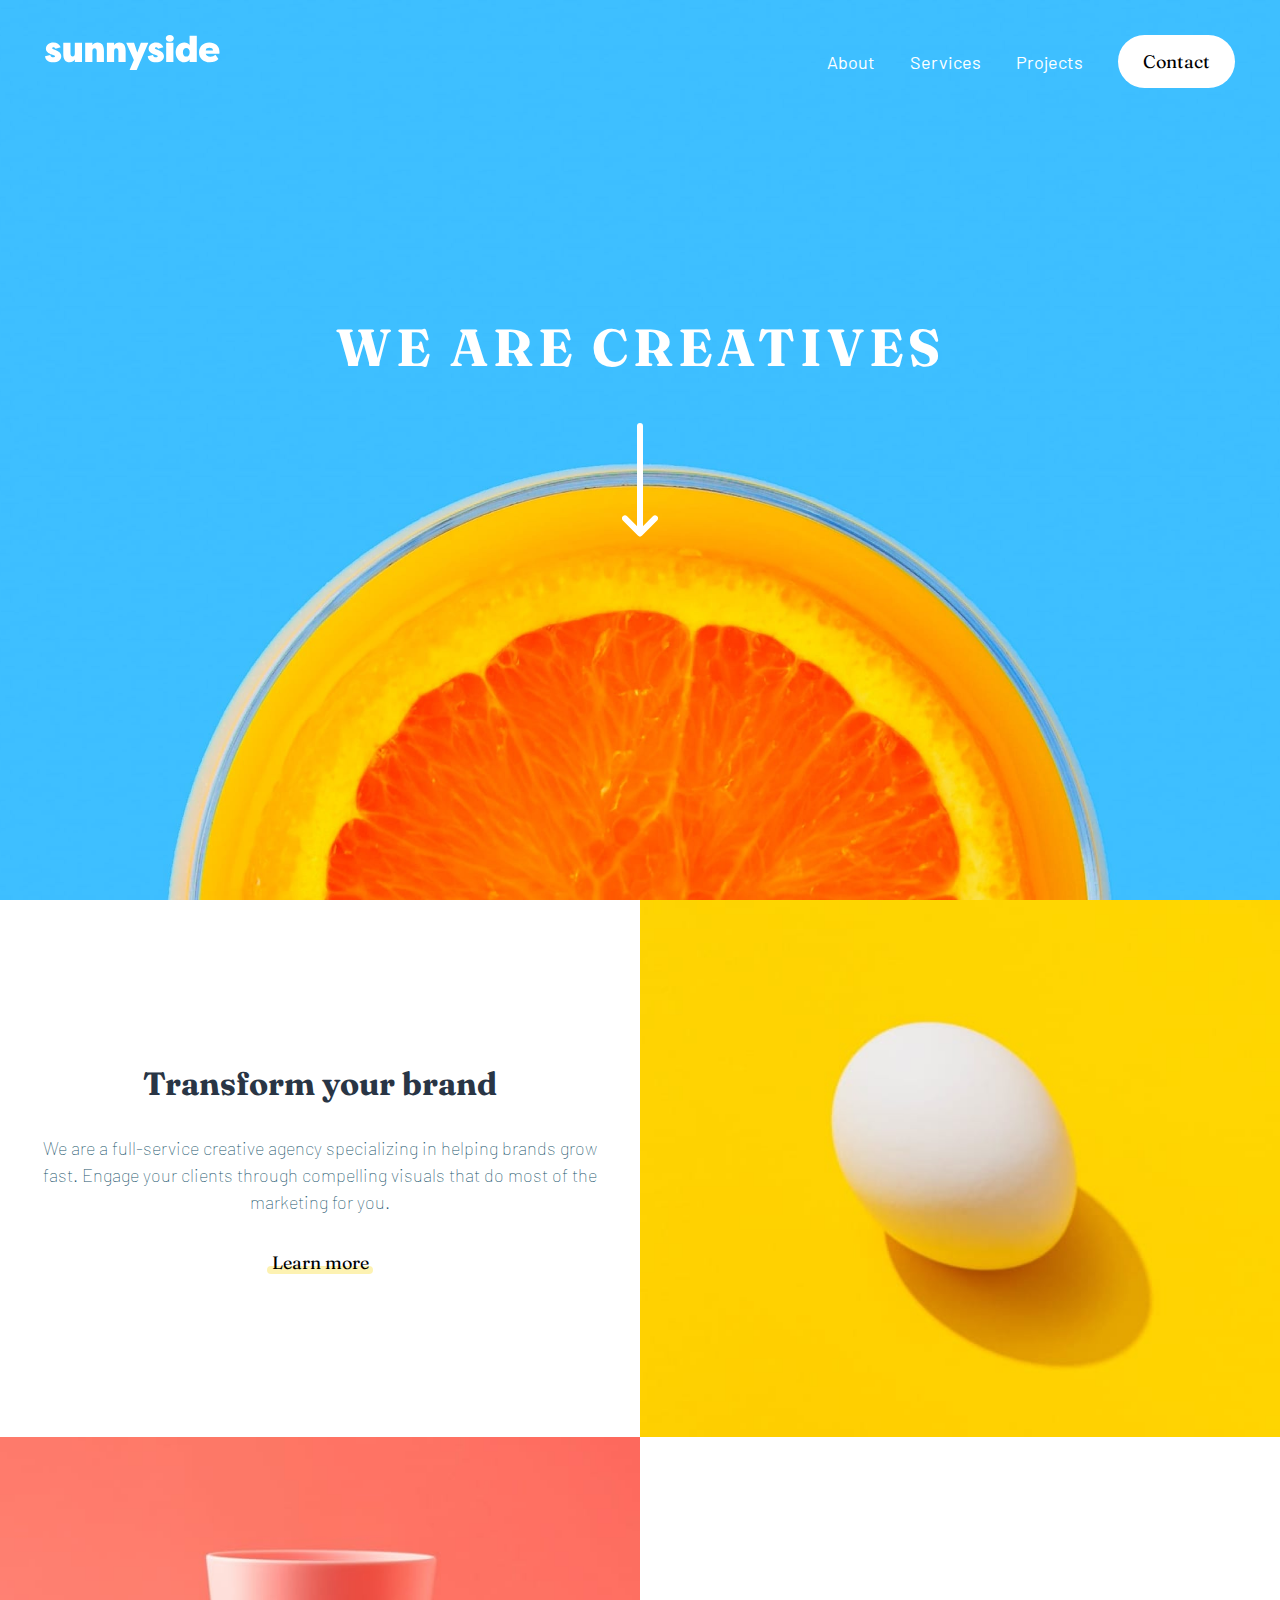
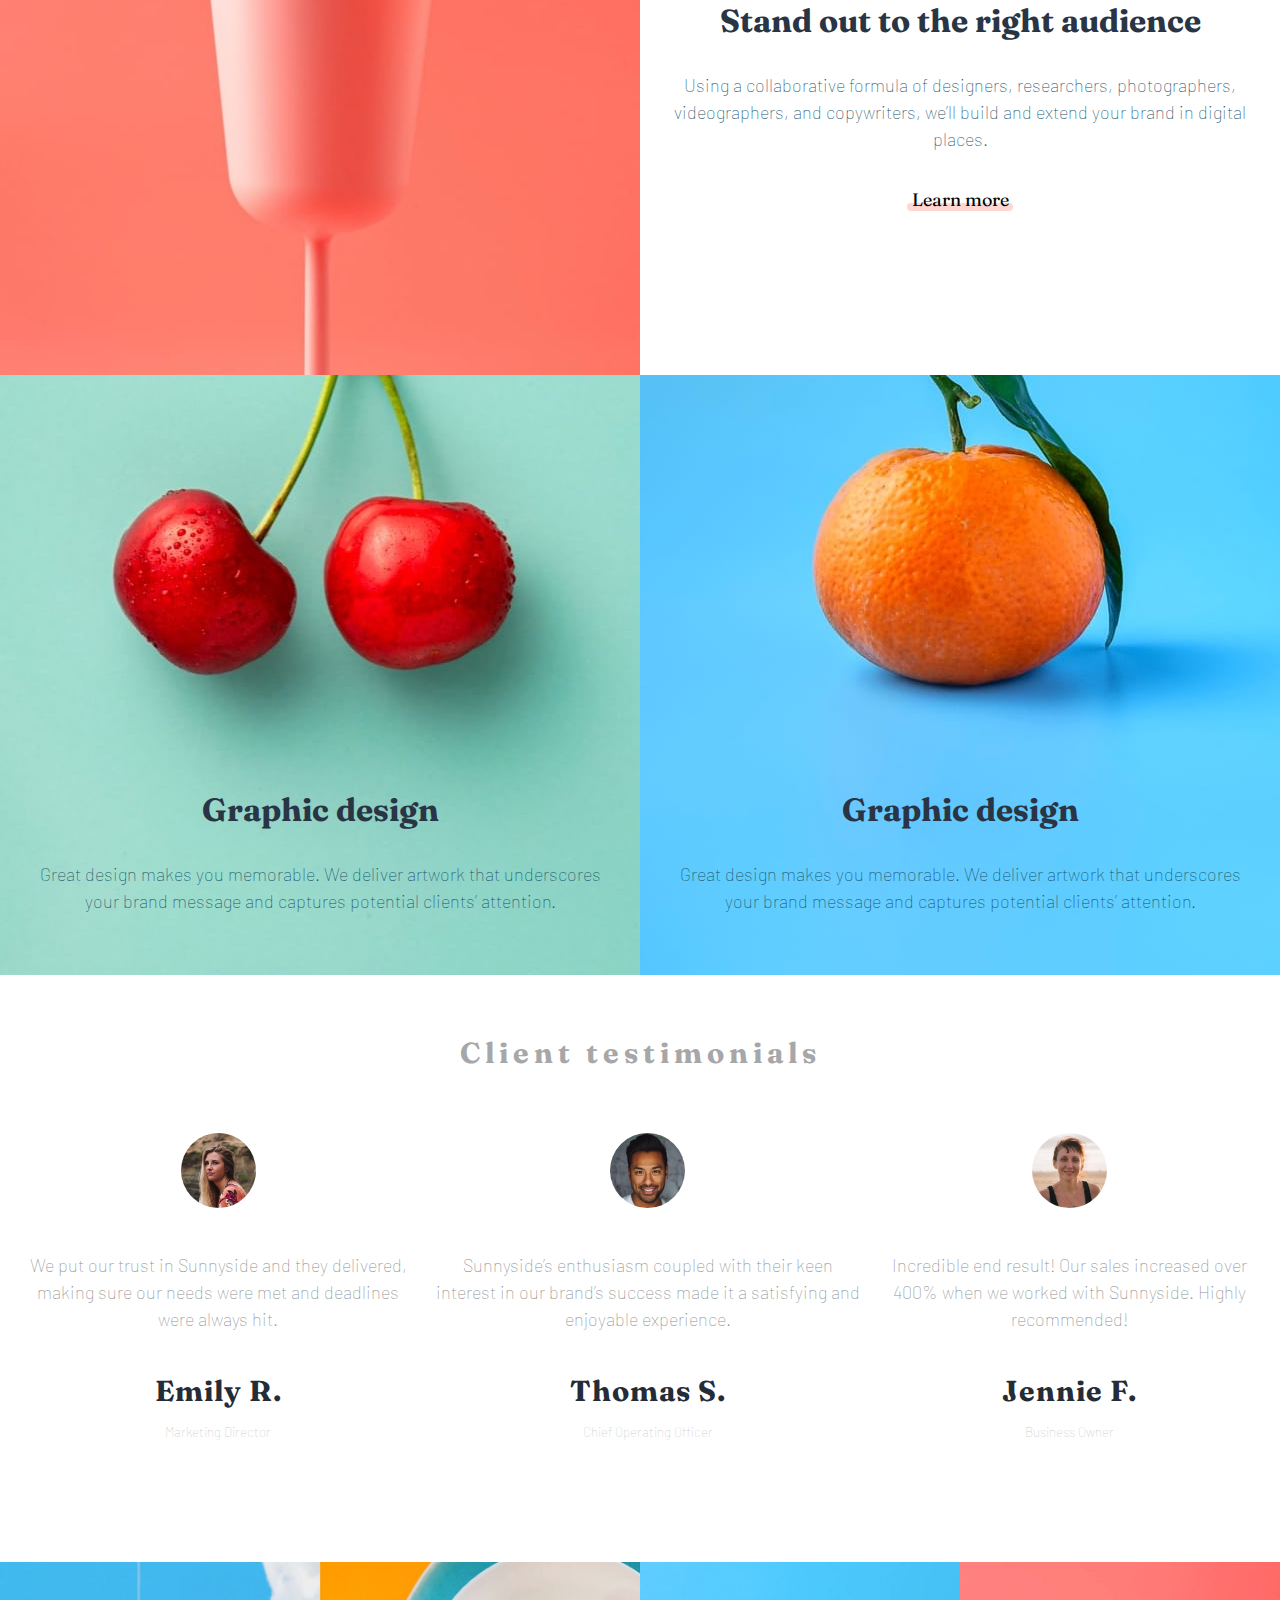
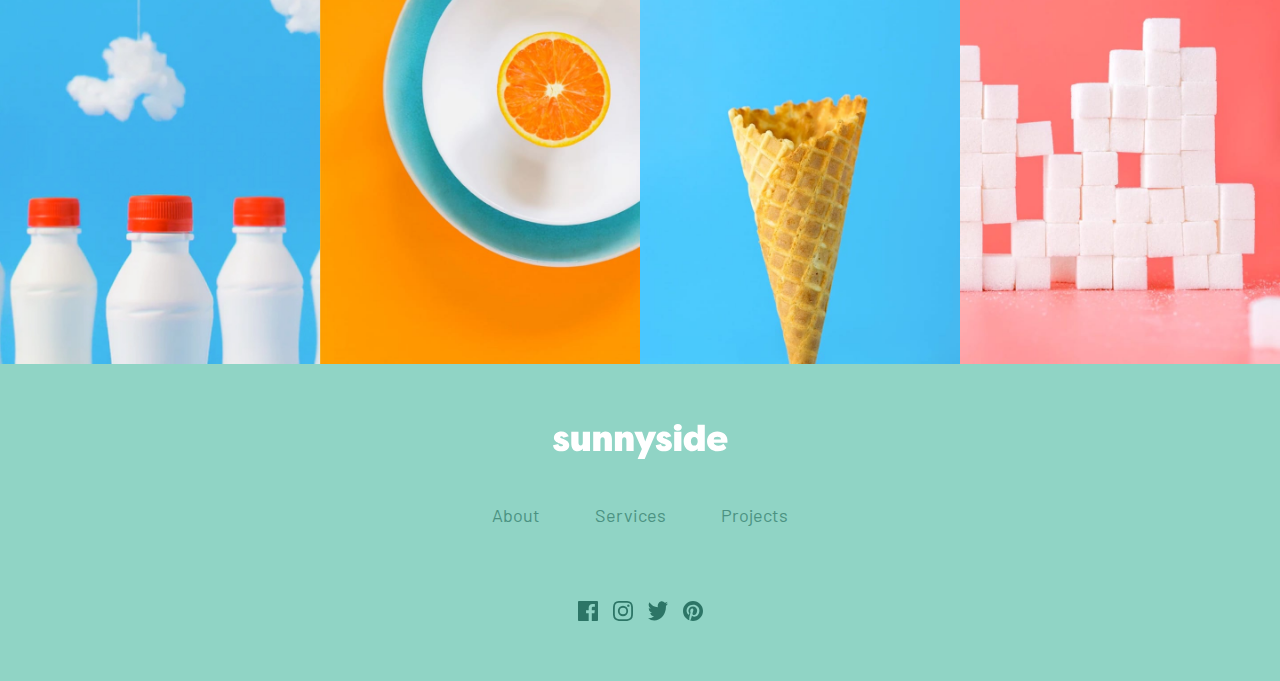
<file: index.html>
<!DOCTYPE html>
<html lang="en">
<head>
  <meta charset="UTF-8">
  <meta name="viewport" content="width=device-width, initial-scale=1.0"> <!-- displays site properly based on user's device -->

  <link rel="icon" type="image/png" sizes="32x32" href="./images/favicon-32x32.png">
  
  <title>Frontend Mentor | Sunnyside agency landing page</title>

  <link rel="stylesheet" href="app/css/style.css">
</head>

<body>
  <div class="wrapper">

<!-- HEADER -->
    <header>
      
      <nav>
        <img src="images/logo.svg" alt="SunnySide-Logo" id="logoHeader" class="logo">
  
        <div class="hamburger">
          <span></span>
          <span></span>
          <span></span>
        </div>

        <div class="navDesktop">
          <ul>
            <li><a href="#">About</a></li>
            <li><a href="#">Services</a></li>
            <li><a href="#">Projects</a></li>
          </ul>
          <a href="#" class="button">Contact</a>
        </div>

        <div class="navMobile hide-navM vyber">
          <ul class="vyber">
            <li><a href="#">About</a></li>
            <li><a href="#">Services</a></li>
            <li><a href="#">Projects</a></li>
          </ul>
          <a href="#" class="button vyber">Contact</a>
        </div>

      </nav>
  
      <div class="headerText">
        
        <h1> We are creatives</h1>
    
        <picture>
          <img src="images/icon-arrow-down.svg" alt="arrow">
        </picture>
  
      </div>
    </header>

<!-- MAIN -->  
    <main>

    <!-- SECTION 1 pic + text-->
      <section class="section">
  
        <div class="sectionPic">
          <picture>
            <source media="(min-width: 700px)" srcset="images/desktop/image-transform.jpg">
            <img src="images/mobile/image-transform.jpg" alt="egg">
          </picture>
        </div>
  
        <div class="sectionText sec1">
          <h2>Transform your brand</h2>
          <p>
            We are a full-service creative agency specializing in helping brands grow fast. 
            Engage your clients through compelling visuals that do most of the marketing for you.
          </p>
          <a href="#" class="bttn bttnSec1">Learn more</a>
        </div>
  
      </section>

      <section class="section">
  
        <div class="sectionPic">
          <picture>
            <source media="(min-width: 700px)" srcset="images/desktop/image-stand-out.jpg">
            <img src="images/mobile/image-stand-out.jpg" alt="glass">
          </picture>
        </div>
  
        <div class="sectionText">
          <h2>Stand out to the right audience</h2>
          <p>
            Using a collaborative formula of designers, researchers, photographers, videographers, and copywriters, we’ll build and extend your brand in digital places. 
          </p>
          <a href="#" class="bttn bttnSec2">Learn more</a>
        </div>
  
      </section>

    <!-- SECTION 2 bckgrnd + text -->
      <section class="picWTsection">
        
        <div class="picWT bckgrnd1">
  
          <div class="textContent">
            
            <h2>Graphic design</h2>
            <p>
              Great design makes you memorable. We deliver artwork that underscores your brand message and captures potential clients’ attention.
            </p>
            
          </div>
        </div>
  
        <div class="picWT bckgrnd2">
      
          <div class="textContent">
            
            <h2>Graphic design</h2>
            <p>
              Great design makes you memorable. We deliver artwork that underscores your brand message and captures potential clients’ attention.
            </p>
  
          </div>
        </div>

      </section>

    <!-- SECTION 3 clients -->  
    <section class="clients">
    
      <h3>Client testimonials</h3>
      
      <div class="flex">
        <!-- CLIENT -->
          <div class="client">
            <img src="images/image-emily.jpg" alt="">
            <p>
                We put our trust in Sunnyside and they delivered, making sure our needs were met and deadlines were always hit.
            </p>
            <h3>Emily R.</h3>
            <p class="post">
              Marketing Director
            </p>
          </div>

          <div class="client">
            <img src="images/image-thomas.jpg" alt="">
            <p>
              Sunnyside’s enthusiasm coupled with their keen interest in our brand’s success made it a satisfying and enjoyable experience.
      
            </p>
            <h3>Thomas S.</h3>
            <p class="post">
                Chief Operating Officer
            </p>
          </div>

          <div class="client">
            <img src="images/image-jennie.jpg" alt="">
            <p>
              Incredible end result! Our sales increased over 400% when we worked with Sunnyside. Highly recommended!
            </p>
            <h3>Jennie F.</h3>
            <p class="post">
              Business Owner
            </p>
          </div>
        </div>
    </section>
    
      

    <!-- SECTION w pics -->
    <section class="picSection">

        <picture>
          <source media="(min-width: 700px)" srcset="images/desktop/image-gallery-milkbottles.jpg">
          <img src="images/mobile/image-gallery-milkbottles.jpg" alt="milk bottles">
        </picture>

        <picture>
          <source media="(min-width: 700px)" srcset="images/desktop/image-gallery-orange.jpg">
          <img src="images/mobile/image-gallery-orange.jpg" alt="orange">
        </picture>

        <picture>
          <source media="(min-width: 700px)" srcset="images/desktop/image-gallery-cone.jpg">
          <img src="images/mobile/image-gallery-cone.jpg" alt="cone">
        </picture>

        <picture>
          <source media="(min-width: 700px)" srcset="images/desktop/image-gallery-sugarcubes.jpg">
          <img src="images/mobile/image-gallery-sugar-cubes.jpg" alt="sugar cubes">
        </picture>

    </section>
  
    </main>

<!-- FOOTER -->    
    <footer>

      <img src="images/logo.svg" alt="SunnySide-Logo" class="logo">
      <ul class="navFooter">
        <li>About</li>
        <li>Services</li>
        <li>Projects</li>
      </ul>
      <div class="icons">
        <img src="images/icon-facebook.svg" alt="fb">
        <img src="images/icon-instagram.svg" alt="ig">
        <img src="images/icon-twitter.svg" alt="twitter">
        <img src="images/icon-pinterest.svg" alt="pinterest">
      </div>

    </footer>
  
  <script src="app/js/script.js"></script>


  </div>
</body>
</html>
</file>
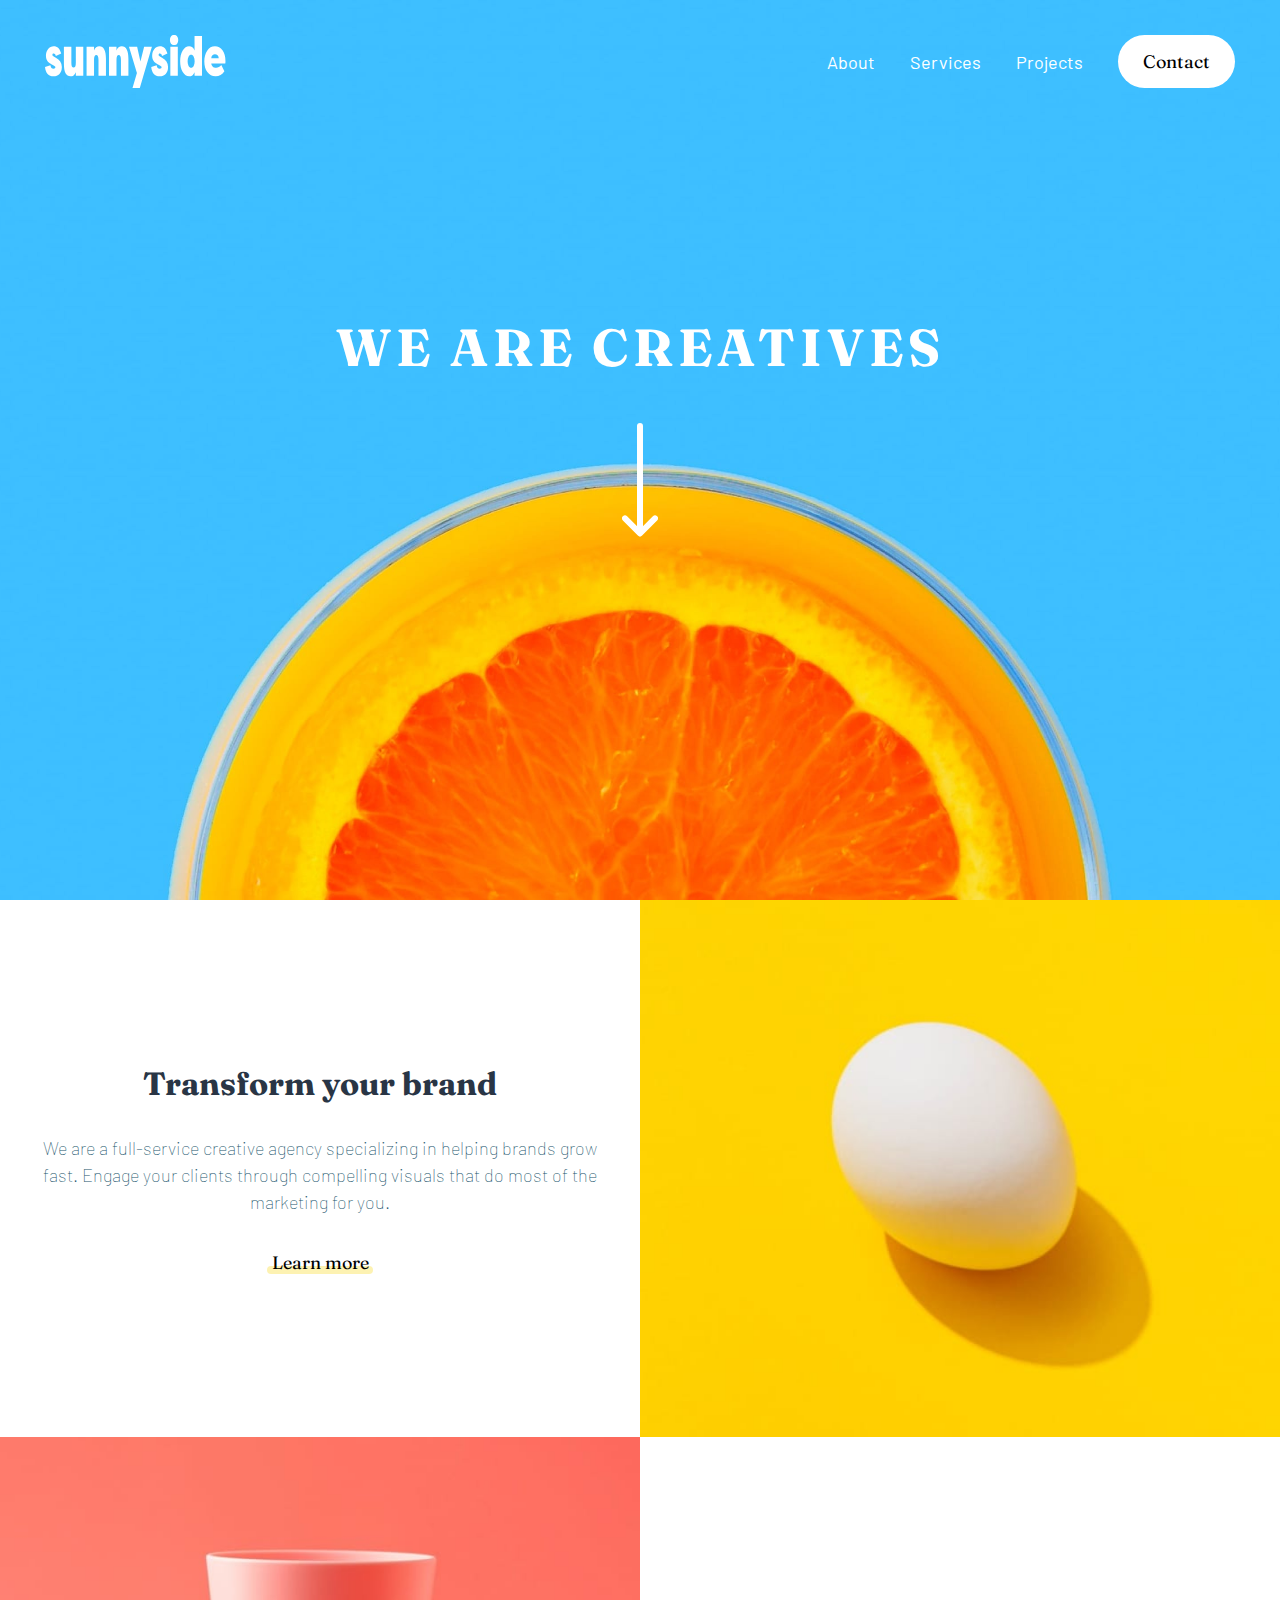
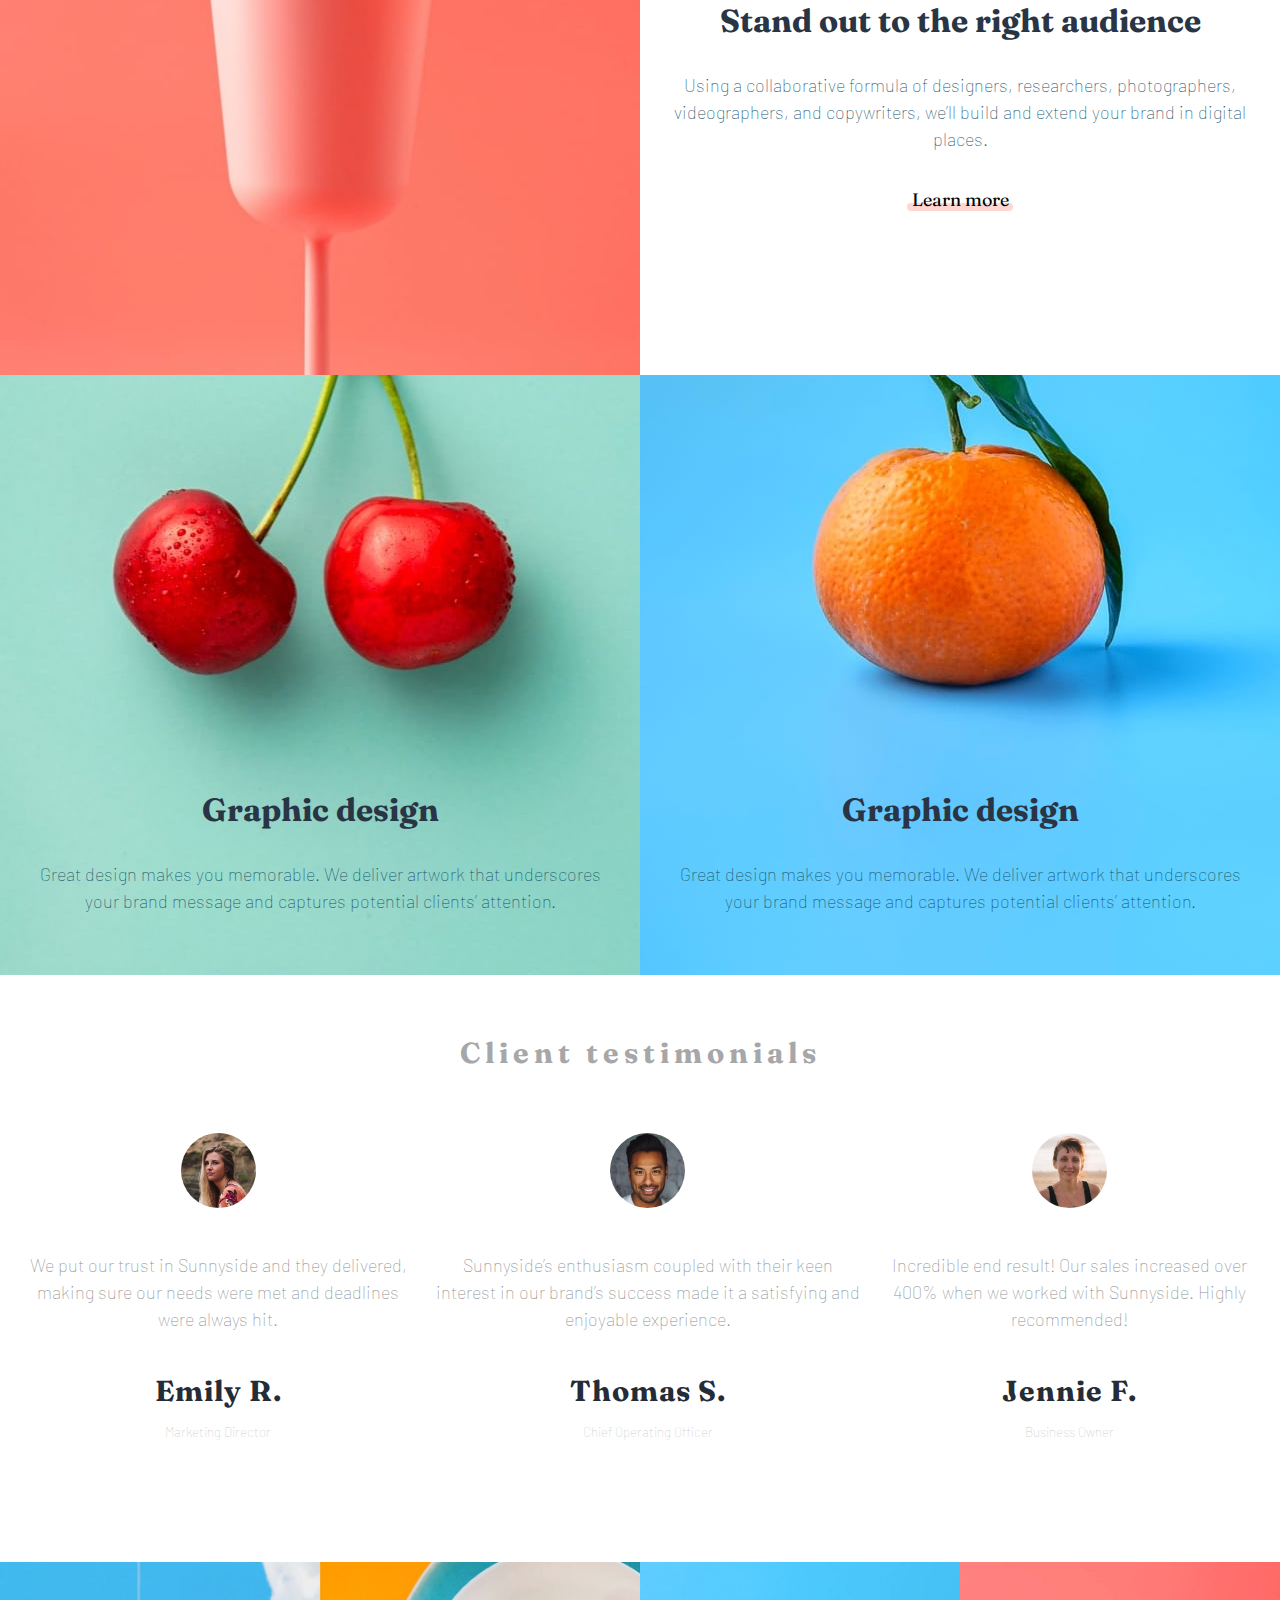
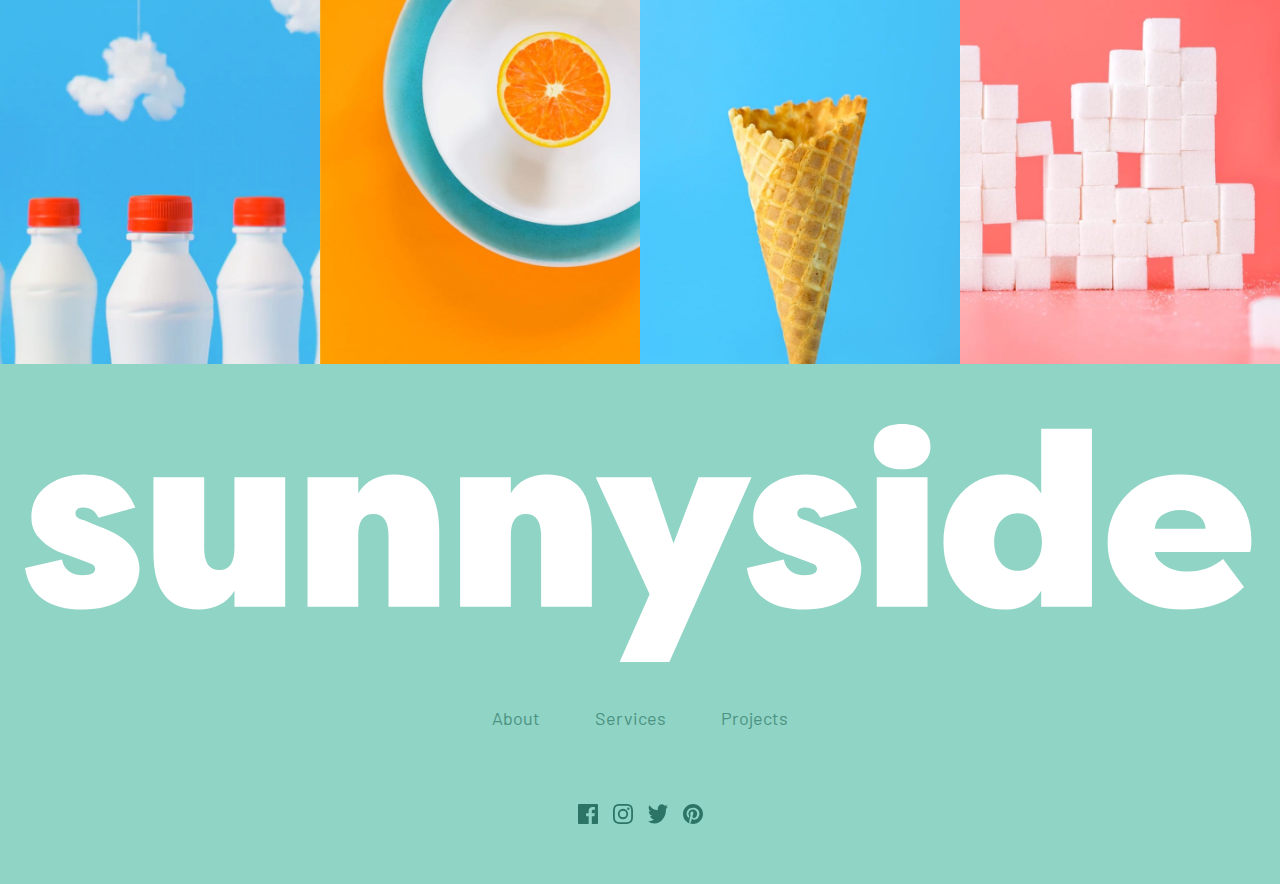
<file: SunnySide/index.html>
<!DOCTYPE html>
<html lang="en">
<head>
  <meta charset="UTF-8">
  <meta name="viewport" content="width=device-width, initial-scale=1.0"> <!-- displays site properly based on user's device -->

  <link rel="icon" type="image/png" sizes="32x32" href="./images/favicon-32x32.png">
  
  <title>Frontend Mentor | Sunnyside agency landing page</title>

  <link rel="stylesheet" href="app/css/style.css">
</head>

<body>
  <div class="wrapper">

<!-- HEADER -->
    <header>
      
      <nav>
        <img src="images/logo.svg" alt="SunnySide-Logo" class="logo">
  
        <div class="hamburger">
          <span></span>
          <span></span>
          <span></span>
        </div>

        <div class="navDesktop">
          <ul>
            <li><a href="#">About</a></li>
            <li><a href="#">Services</a></li>
            <li><a href="#">Projects</a></li>
          </ul>
          <a href="#" class="button">Contact</a>
        </div>

        <div class="navMobile hide-navM vyber">
          <ul class="vyber">
            <li><a href="#">About</a></li>
            <li><a href="#">Services</a></li>
            <li><a href="#">Projects</a></li>
          </ul>
          <a href="#" class="button vyber">Contact</a>
        </div>

      </nav>
  
      <div class="headerText">
        
        <h1> We are creatives</h1>
    
        <picture>
          <img src="images/icon-arrow-down.svg" alt="arrow">
        </picture>
  
      </div>
    </header>

<!-- MAIN -->  
    <main>

    <!-- SECTION 1 pic + text-->
      <section class="section">
  
        <div class="sectionPic">
          <picture>
            <source media="(min-width: 700px)" srcset="images/desktop/image-transform.jpg">
            <img src="images/mobile/image-transform.jpg" alt="egg">
          </picture>
        </div>
  
        <div class="sectionText sec1">
          <h2>Transform your brand</h2>
          <p>
            We are a full-service creative agency specializing in helping brands grow fast. 
            Engage your clients through compelling visuals that do most of the marketing for you.
          </p>
          <a href="#" class="bttn bttnSec1">Learn more</a>
        </div>
  
      </section>

      <section class="section">
  
        <div class="sectionPic">
          <picture>
            <source media="(min-width: 700px)" srcset="images/desktop/image-stand-out.jpg">
            <img src="images/mobile/image-stand-out.jpg" alt="glass">
          </picture>
        </div>
  
        <div class="sectionText">
          <h2>Stand out to the right audience</h2>
          <p>
            Using a collaborative formula of designers, researchers, photographers, videographers, and copywriters, we’ll build and extend your brand in digital places. 
          </p>
          <a href="#" class="bttn bttnSec2">Learn more</a>
        </div>
  
      </section>

    <!-- SECTION 2 bckgrnd + text -->
      <section class="picWTsection">
        
        <div class="picWT bckgrnd1">
  
          <div class="textContent">
            
            <h2>Graphic design</h2>
            <p>
              Great design makes you memorable. We deliver artwork that underscores your brand message and captures potential clients’ attention.
            </p>
            
          </div>
        </div>
  
        <div class="picWT bckgrnd2">
      
          <div class="textContent">
            
            <h2>Graphic design</h2>
            <p>
              Great design makes you memorable. We deliver artwork that underscores your brand message and captures potential clients’ attention.
            </p>
  
          </div>
        </div>

      </section>

    <!-- SECTION 3 clients -->  
    <section class="clients">
    
      <h3>Client testimonials</h3>
      
      <div class="flex">
        <!-- CLIENT -->
          <div class="client">
            <img src="images/image-emily.jpg" alt="">
            <p>
                We put our trust in Sunnyside and they delivered, making sure our needs were met and deadlines were always hit.
            </p>
            <h3>Emily R.</h3>
            <p class="post">
              Marketing Director
            </p>
          </div>

          <div class="client">
            <img src="images/image-thomas.jpg" alt="">
            <p>
              Sunnyside’s enthusiasm coupled with their keen interest in our brand’s success made it a satisfying and enjoyable experience.
      
            </p>
            <h3>Thomas S.</h3>
            <p class="post">
                Chief Operating Officer
            </p>
          </div>

          <div class="client">
            <img src="images/image-jennie.jpg" alt="">
            <p>
              Incredible end result! Our sales increased over 400% when we worked with Sunnyside. Highly recommended!
            </p>
            <h3>Jennie F.</h3>
            <p class="post">
              Business Owner
            </p>
          </div>
        </div>
    </section>
    
      

    <!-- SECTION w pics -->
    <section class="picSection">

        <picture>
          <source media="(min-width: 700px)" srcset="images/desktop/image-gallery-milkbottles.jpg">
          <img src="images/mobile/image-gallery-milkbottles.jpg" alt="milk bottles">
        </picture>

        <picture>
          <source media="(min-width: 700px)" srcset="images/desktop/image-gallery-orange.jpg">
          <img src="images/mobile/image-gallery-orange.jpg" alt="orange">
        </picture>

        <picture>
          <source media="(min-width: 700px)" srcset="images/desktop/image-gallery-cone.jpg">
          <img src="images/mobile/image-gallery-cone.jpg" alt="cone">
        </picture>

        <picture>
          <source media="(min-width: 700px)" srcset="images/desktop/image-gallery-sugarcubes.jpg">
          <img src="images/mobile/image-gallery-sugar-cubes.jpg" alt="sugar cubes">
        </picture>

    </section>
  
    </main>

<!-- FOOTER -->    
    <footer>

      <img src="images/logo.svg" alt="SunnySide-Logo" class="logo">
      <ul class="navFooter">
        <li>About</li>
        <li>Services</li>
        <li>Projects</li>
      </ul>
      <div class="icons">
        <img src="images/icon-facebook.svg" alt="fb">
        <img src="images/icon-instagram.svg" alt="ig">
        <img src="images/icon-twitter.svg" alt="twitter">
        <img src="images/icon-pinterest.svg" alt="pinterest">
      </div>

    </footer>
  
  <script src="app/js/script.js"></script>


  </div>
</body>
</html>
</file>
<file: app/css/style.css>
@import url("https://fonts.googleapis.com/css2?family=Barlow:wght@600&family=Fraunces:opsz,wght@9..144,700;9..144,900&display=swap");
*, *::after {
  margin: 0;
  padding: 0;
  box-sizing: inherit;
}

body {
  font-family: "Barlow", sans-serif;
  box-sizing: border-box;
  font-size: 18px;
  min-width: 375px;
  color: rgb(41, 53, 69);
}

.wrapper {
  color: hsl(212deg, 27%, 19%);
}

h1, h2, h3, button, .bttn, .button {
  font-family: "Fraunces", serif;
}

header .button {
  padding: 15px 25px;
  color: black;
  border-radius: 55px;
  transition: 0.3s ease-in-out;
}

h1 {
  font-size: 2.5rem;
  color: rgb(255, 255, 255);
}

h2 {
  font-size: 1.7rem;
  color: rgb(41, 53, 69);
}
@media (min-width: 900px) {
  h2 {
    font-size: 2rem;
  }
}

@media (min-width: 700px) {
  h3 {
    font-size: 1.8rem;
  }
}

a:-webkit-any-link {
  -webkit-transition: 0.3s ease-in-out;
  transition: 0.3s ease-in-out;
}

a:-moz-any-link {
  -moz-transition: 0.3s ease-in-out;
  transition: 0.3s ease-in-out;
}

a:any-link {
  transition: 0.3s ease-in-out;
}

p {
  line-height: 1.5;
  color: hsl(198deg, 62%, 26%);
  font-weight: 100;
}

.logo {
  width: 125px;
  height: 25px;
}
@media (min-width: 700px) {
  .logo {
    width: 175px;
    height: 35px;
  }
}

a, li {
  text-decoration: none;
  list-style-type: none;
}

header {
  color: white;
  min-height: 100vh;
  background-image: url("../../images/mobile/image-header.jpg");
  background-size: cover;
  background-position: center;
  background-repeat: no-repeat;
}
@media (min-width: 700px) {
  header {
    background-image: url("../../images/desktop/image-header.jpg");
  }
}
header nav {
  display: flex;
  justify-content: space-between;
  padding: 25px 20px;
  margin-bottom: 40%;
}
@media (min-width: 700px) {
  header nav {
    padding: 35px 45px;
    margin-bottom: 15%;
  }
}
header nav .hamburger {
  transition: all 0.3s ease-in-out;
}
header nav .hamburger span {
  margin: auto;
  display: block;
  width: 25px;
  height: 3px;
  background: white;
}
header nav .hamburger span:not(:last-child) {
  margin-bottom: 5px;
}
@media (min-width: 700px) {
  header nav .hamburger span {
    display: none;
  }
}
header nav .navDesktop {
  display: none;
}
@media (min-width: 700px) {
  header nav .navDesktop {
    display: flex;
    justify-content: space-between;
  }
  header nav .navDesktop ul {
    display: flex;
    gap: 35px;
    margin: auto;
    margin-right: 35px;
  }
  header nav .navDesktop li a {
    position: relative;
    color: white;
  }
  header nav .navDesktop li a:hover::after {
    display: block;
    position: absolute;
    bottom: -10px;
    content: "";
    height: 2px;
    width: 100%;
    background: rgb(255, 255, 255);
  }
  header nav .navDesktop .button {
    background: white;
  }
  header nav .navDesktop .button:hover {
    background: rgb(127, 212, 251);
    color: white;
  }
}
header .headerText {
  text-align: center;
  padding: 0 30px;
}
@media (min-width: 700px) {
  header .headerText h1 {
    font-size: 3.25rem;
  }
}
header .headerText h1 {
  margin-bottom: 2.77rem;
  text-transform: uppercase;
  letter-spacing: 5px;
}

main .section {
  display: grid;
  text-align: center;
  color: black;
}
@media (min-width: 800px) {
  main .section {
    grid-template-columns: repeat(2, 1fr);
  }
  main .section .sec1 {
    order: -1;
  }
}
main .section img {
  width: 100%;
  height: 100%;
}
main .section .sectionText {
  padding: 65px 25px;
  width: 100%;
  margin: auto;
}
@media (min-width: 700px) {
  main .section .sectionText {
    padding: 25px 25px;
  }
}
main .section .sectionText h2 {
  margin-bottom: 32px;
}
main .section .sectionText p {
  margin-bottom: 35px;
}
main .section .sectionText .bttn {
  position: relative;
  color: black;
}
main .section .sectionText .bttn::after {
  position: absolute;
  z-index: -1;
  content: "";
  display: block;
  bottom: 0px;
  right: -5%;
  width: 110%;
  height: 8px;
  border-radius: 5px;
  opacity: 30%;
  transition: 0.3s ease-in-out;
}
main .section .sectionText .bttn:hover::after {
  opacity: 80%;
}
main .section .sectionText .bttn.bttnSec1::after {
  background: hsl(51deg, 100%, 49%);
}
main .section .sectionText .bttn.bttnSec2::after {
  background: hsl(7deg, 99%, 70%);
}
@media (min-width: 700px) {
  main .picWTsection {
    display: grid;
    grid-template-columns: repeat(2, 1fr);
  }
}
main .picWTsection .picWT {
  position: relative;
  width: 100%;
  min-height: 600px;
  text-align: center;
  color: hsl(198deg, 62%, 26%);
}
main .picWTsection .picWT.bckgrnd1 {
  background: url("../../images/mobile/image-graphic-design.jpg");
  background-size: cover;
  background-repeat: no-repeat;
  background-position: center;
}
@media (min-width: 700px) {
  main .picWTsection .picWT.bckgrnd1 {
    background: url("../../images/desktop/image-graphic-design.jpg");
    background-size: cover;
    background-repeat: no-repeat;
    background-position: center;
  }
}
main .picWTsection .picWT.bckgrnd2 {
  background: url("../../images/mobile/image-photography.jpg");
  background-size: cover;
  background-repeat: no-repeat;
  background-position: center;
}
@media (min-width: 700px) {
  main .picWTsection .picWT.bckgrnd2 {
    background: url("../../images/desktop/image-photography.jpg");
    background-size: cover;
    background-repeat: no-repeat;
    background-position: center;
  }
}
main .picWTsection .picWT h2 {
  margin-bottom: 32px;
}
main .picWTsection .picWT .textContent {
  position: absolute;
  bottom: 60px;
  padding: 0 25px;
}
main .clients {
  display: flex;
  flex-direction: column;
  text-align: center;
  padding: 60px 25px 20px 25px;
}
@media (min-width: 700px) {
  main .clients .flex {
    display: flex;
    flex-direction: row;
    gap: 20px;
  }
}
main .clients h3 {
  color: rgb(166, 167, 169);
  letter-spacing: 5px;
  margin-bottom: 63px;
}
main .clients .client {
  margin-bottom: 60px;
  transition: 0.3s ease-in-out;
}
main .clients .client:hover {
  transform: scale(1.1);
}
main .clients .client img {
  border-radius: 50%;
  width: 75px;
  margin-bottom: 40px;
}
main .clients .client p {
  color: rgb(92, 95, 100);
  margin-bottom: 40px;
  opacity: 70%;
}
main .clients .client h3 {
  color: rgb(36, 44, 55);
  margin-bottom: 15px;
  letter-spacing: 1px;
}
main .clients .client .post {
  font-size: 0.825rem;
  color: rgb(186, 186, 186);
}
main .picSection {
  display: grid;
  grid-template-rows: repeat(2, 1fr);
  grid-template-columns: repeat(2, 1fr);
  width: 100%;
}
@media (min-width: 700px) {
  main .picSection {
    grid-template-columns: repeat(4, 1fr);
    grid-template-rows: 1fr;
  }
}
main .picSection img {
  width: 100%;
  height: 100%;
}

footer {
  background: rgb(144, 212, 197);
  color: rgb(46, 119, 102);
  padding: 60px 25px;
  display: flex;
  flex-direction: column;
  justify-content: center;
  text-align: center;
}
footer .logo {
  margin: 0 auto 45px;
}
footer .navFooter {
  display: flex;
  justify-content: center;
  gap: 55px;
  margin-bottom: 75px;
  opacity: 70%;
}
footer .navFooter li {
  transition: 0.3s ease-in-out;
}
footer .navFooter li:hover {
  color: rgb(230, 113, 133);
}
footer .icons {
  display: flex;
  justify-content: center;
  gap: 15px;
}
footer .icons img:hover {
  filter: invert(1);
}

.wrapper.no-scroll {
  height: 100vh;
  overflow: hidden;
}

header .hamburger.open span {
  transition: all 0.3s ease-in-out;
  transform-origin: 7px 2px;
}
header .hamburger.open span:first-child {
  transform: rotate(45deg);
}
header .hamburger.open span:nth-child(2) {
  display: none;
}
header .hamburger.open span:last-child {
  transform: rotate(-45deg);
}
header .navMobile {
  z-index: 5;
  position: fixed;
  display: flex;
  flex-direction: column;
  top: 15%;
  right: 5%;
  left: 5%;
  padding: 85px 0;
  background: white;
  text-align: center;
  box-shadow: 0px 44px 120px 22px rgb(22, 135, 192);
  font-size: 1.5rem;
  transition: 0.3s ease-in-out;
}
header .navMobile li {
  margin-bottom: 35px;
}
header .navMobile li a {
  color: grey;
}
header .navMobile .button {
  margin: 25px auto;
  background: rgb(255, 230, 64);
  color: rgb(255, 112, 6);
}
header .navMobile .button:hover {
  color: rgb(255, 230, 64);
  background: rgb(255, 112, 6);
  opacity: 100%;
}

.hide-navM {
  visibility: hidden;
}/*# sourceMappingURL=style.css.map */
</file>
<file: SunnySide/app/css/style.css>
@import url("https://fonts.googleapis.com/css2?family=Barlow:wght@600&family=Fraunces:opsz,wght@9..144,700;9..144,900&display=swap");
*, *::after {
  margin: 0;
  padding: 0;
  box-sizing: inherit;
}

body {
  font-family: "Barlow", sans-serif;
  box-sizing: border-box;
  font-size: 18px;
  min-width: 375px;
  color: rgb(41, 53, 69);
}

.wrapper {
  color: hsl(212deg, 27%, 19%);
}

h1, h2, h3, button, .bttn, .button {
  font-family: "Fraunces", serif;
}

header .button {
  padding: 15px 25px;
  color: black;
  border-radius: 55px;
  transition: 0.3s ease-in-out;
}

h1 {
  font-size: 2.5rem;
  color: rgb(255, 255, 255);
}

h2 {
  font-size: 1.7rem;
  color: rgb(41, 53, 69);
}
@media (min-width: 900px) {
  h2 {
    font-size: 2rem;
  }
}

@media (min-width: 700px) {
  h3 {
    font-size: 1.8rem;
  }
}

a:-webkit-any-link {
  -webkit-transition: 0.3s ease-in-out;
  transition: 0.3s ease-in-out;
}

a:-moz-any-link {
  -moz-transition: 0.3s ease-in-out;
  transition: 0.3s ease-in-out;
}

a:any-link {
  transition: 0.3s ease-in-out;
}

p {
  line-height: 1.5;
  color: hsl(198deg, 62%, 26%);
  font-weight: 100;
}

.logo {
  min-width: 125px;
  min-height: 25px;
}
@media (min-width: 700px) {
  .logo {
    min-width: 175px;
    min-height: 35px;
  }
}

a, li {
  text-decoration: none;
  list-style-type: none;
}

header {
  color: white;
  min-height: 100vh;
  background-image: url("../../images/mobile/image-header.jpg");
  background-size: cover;
  background-position: center;
  background-repeat: no-repeat;
}
@media (min-width: 700px) {
  header {
    background-image: url("../../images/desktop/image-header.jpg");
  }
}
header nav {
  display: flex;
  justify-content: space-between;
  padding: 25px 20px;
  margin-bottom: 40%;
}
@media (min-width: 700px) {
  header nav {
    padding: 35px 45px;
    margin-bottom: 15%;
  }
}
header nav .hamburger {
  transition: all 0.3s ease-in-out;
}
header nav .hamburger span {
  margin: auto;
  display: block;
  width: 25px;
  height: 3px;
  background: white;
}
header nav .hamburger span:not(:last-child) {
  margin-bottom: 5px;
}
@media (min-width: 700px) {
  header nav .hamburger span {
    display: none;
  }
}
header nav .navDesktop {
  display: none;
}
@media (min-width: 700px) {
  header nav .navDesktop {
    display: flex;
    justify-content: space-between;
  }
  header nav .navDesktop ul {
    display: flex;
    gap: 35px;
    margin: auto;
    margin-right: 35px;
  }
  header nav .navDesktop li a {
    position: relative;
    color: white;
  }
  header nav .navDesktop li a:hover::after {
    display: block;
    position: absolute;
    bottom: -10px;
    content: "";
    height: 2px;
    width: 100%;
    background: rgb(255, 255, 255);
  }
  header nav .navDesktop .button {
    background: white;
  }
  header nav .navDesktop .button:hover {
    background: rgb(127, 212, 251);
    color: white;
  }
}
header .headerText {
  text-align: center;
  padding: 0 30px;
}
@media (min-width: 700px) {
  header .headerText h1 {
    font-size: 3.25rem;
  }
}
header .headerText h1 {
  margin-bottom: 2.77rem;
  text-transform: uppercase;
  letter-spacing: 5px;
}

main .section {
  display: grid;
  text-align: center;
  color: black;
}
@media (min-width: 800px) {
  main .section {
    grid-template-columns: repeat(2, 1fr);
  }
  main .section .sec1 {
    order: -1;
  }
}
main .section img {
  width: 100%;
  height: 100%;
}
main .section .sectionText {
  padding: 65px 25px;
  width: 100%;
  margin: auto;
}
@media (min-width: 700px) {
  main .section .sectionText {
    padding: 25px 25px;
  }
}
main .section .sectionText h2 {
  margin-bottom: 32px;
}
main .section .sectionText p {
  margin-bottom: 35px;
}
main .section .sectionText .bttn {
  position: relative;
  color: black;
}
main .section .sectionText .bttn::after {
  position: absolute;
  z-index: -1;
  content: "";
  display: block;
  bottom: 0px;
  right: -5%;
  width: 110%;
  height: 8px;
  border-radius: 5px;
  opacity: 30%;
  transition: 0.3s ease-in-out;
}
main .section .sectionText .bttn:hover::after {
  opacity: 80%;
}
main .section .sectionText .bttn.bttnSec1::after {
  background: hsl(51deg, 100%, 49%);
}
main .section .sectionText .bttn.bttnSec2::after {
  background: hsl(7deg, 99%, 70%);
}
@media (min-width: 700px) {
  main .picWTsection {
    display: grid;
    grid-template-columns: repeat(2, 1fr);
  }
}
main .picWTsection .picWT {
  position: relative;
  width: 100%;
  min-height: 600px;
  text-align: center;
  color: hsl(198deg, 62%, 26%);
}
main .picWTsection .picWT.bckgrnd1 {
  background: url("../../images/mobile/image-graphic-design.jpg");
  background-size: cover;
  background-repeat: no-repeat;
  background-position: center;
}
@media (min-width: 700px) {
  main .picWTsection .picWT.bckgrnd1 {
    background: url("../../images/desktop/image-graphic-design.jpg");
    background-size: cover;
    background-repeat: no-repeat;
    background-position: center;
  }
}
main .picWTsection .picWT.bckgrnd2 {
  background: url("../../images/mobile/image-photography.jpg");
  background-size: cover;
  background-repeat: no-repeat;
  background-position: center;
}
@media (min-width: 700px) {
  main .picWTsection .picWT.bckgrnd2 {
    background: url("../../images/desktop/image-photography.jpg");
    background-size: cover;
    background-repeat: no-repeat;
    background-position: center;
  }
}
main .picWTsection .picWT h2 {
  margin-bottom: 32px;
}
main .picWTsection .picWT .textContent {
  position: absolute;
  bottom: 60px;
  padding: 0 25px;
}
main .clients {
  display: flex;
  flex-direction: column;
  text-align: center;
  padding: 60px 25px 20px 25px;
}
@media (min-width: 700px) {
  main .clients .flex {
    display: flex;
    flex-direction: row;
    gap: 20px;
  }
}
main .clients h3 {
  color: rgb(166, 167, 169);
  letter-spacing: 5px;
  margin-bottom: 63px;
}
main .clients .client {
  margin-bottom: 60px;
  transition: 0.3s ease-in-out;
}
main .clients .client:hover {
  transform: scale(1.1);
}
main .clients .client img {
  border-radius: 50%;
  width: 75px;
  margin-bottom: 40px;
}
main .clients .client p {
  color: rgb(92, 95, 100);
  margin-bottom: 40px;
  opacity: 70%;
}
main .clients .client h3 {
  color: rgb(36, 44, 55);
  margin-bottom: 15px;
  letter-spacing: 1px;
}
main .clients .client .post {
  font-size: 0.825rem;
  color: rgb(186, 186, 186);
}
main .picSection {
  display: grid;
  grid-template-rows: repeat(2, 1fr);
  grid-template-columns: repeat(2, 1fr);
  width: 100%;
}
@media (min-width: 700px) {
  main .picSection {
    grid-template-columns: repeat(4, 1fr);
    grid-template-rows: 1fr;
  }
}
main .picSection img {
  width: 100%;
  height: 100%;
}

footer {
  background: rgb(144, 212, 197);
  color: rgb(46, 119, 102);
  padding: 60px 25px;
  display: flex;
  flex-direction: column;
  justify-content: center;
  text-align: center;
}
footer .logo {
  margin-bottom: 45px;
}
footer .navFooter {
  display: flex;
  justify-content: center;
  gap: 55px;
  margin-bottom: 75px;
  opacity: 70%;
}
footer .navFooter li {
  transition: 0.3s ease-in-out;
}
footer .navFooter li:hover {
  color: rgb(230, 113, 133);
}
footer .icons {
  display: flex;
  justify-content: center;
  gap: 15px;
}
footer .icons img:hover {
  filter: invert(1);
}

.wrapper.no-scroll {
  height: 100vh;
  overflow: hidden;
}

header .hamburger.open span {
  transition: all 0.3s ease-in-out;
  transform-origin: 7px 2px;
}
header .hamburger.open span:first-child {
  transform: rotate(45deg);
}
header .hamburger.open span:nth-child(2) {
  display: none;
}
header .hamburger.open span:last-child {
  transform: rotate(-45deg);
}
header .navMobile {
  z-index: 5;
  position: fixed;
  display: flex;
  flex-direction: column;
  top: 15%;
  right: 5%;
  left: 5%;
  padding: 85px 0;
  background: white;
  text-align: center;
  box-shadow: 0px 44px 120px 22px rgb(22, 135, 192);
  font-size: 1.5rem;
  transition: 0.3s ease-in-out;
}
header .navMobile li {
  margin-bottom: 35px;
}
header .navMobile li a {
  color: grey;
}
header .navMobile .button {
  margin: 25px auto;
  background: rgb(255, 230, 64);
  color: rgb(255, 112, 6);
}
header .navMobile .button:hover {
  color: rgb(255, 230, 64);
  background: rgb(255, 112, 6);
  opacity: 100%;
}

.hide-navM {
  visibility: hidden;
}/*# sourceMappingURL=style.css.map */
</file>
